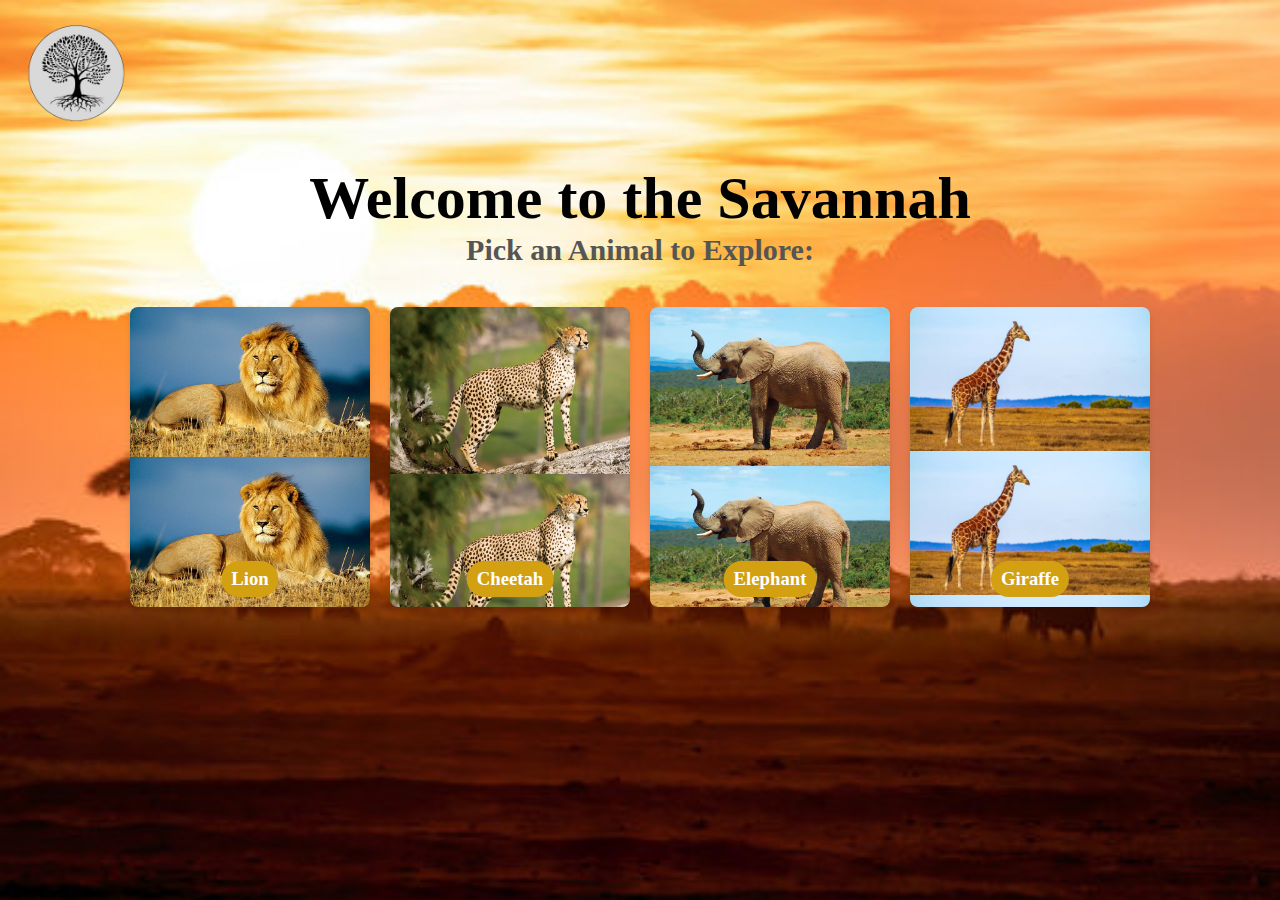
<file: index.html>
<!DOCTYPE html>
<html>
  <head>
    <title>Tahsin's Zoo</title>
    <link rel="stylesheet" type="text/css" href="css/index.css" />
  </head>
  <body>
    <div class="background">
      <img src="img/logo.png" class="logo" />

      <div class="title">
        <h1>Welcome to the Savannah</h1>
        <h2>Pick an Animal to Explore:</h2>
      </div>

      <div class="card-container">
        <a href="lion.html" class="card_link">
          <div class="card_lion">
            <h3>Lion</h3>
          </div>
        </a>

        <a href="cheetah.html" class="card_link">
          <div class="card_cheetah">
            <h3>Cheetah</h3>
          </div>
        </a>

        <a href="elephant.html" class="card_link">
          <div class="card_elephant">
            <h3>Elephant</h3>
          </div>
        </a>

        <a href="giraffe.html" class="card_link">
          <div class="card_giraffe">
            <h3>Giraffe</h3>
          </div>
        </a>
      </div>
    </div>
  </body>
</html>
</file>
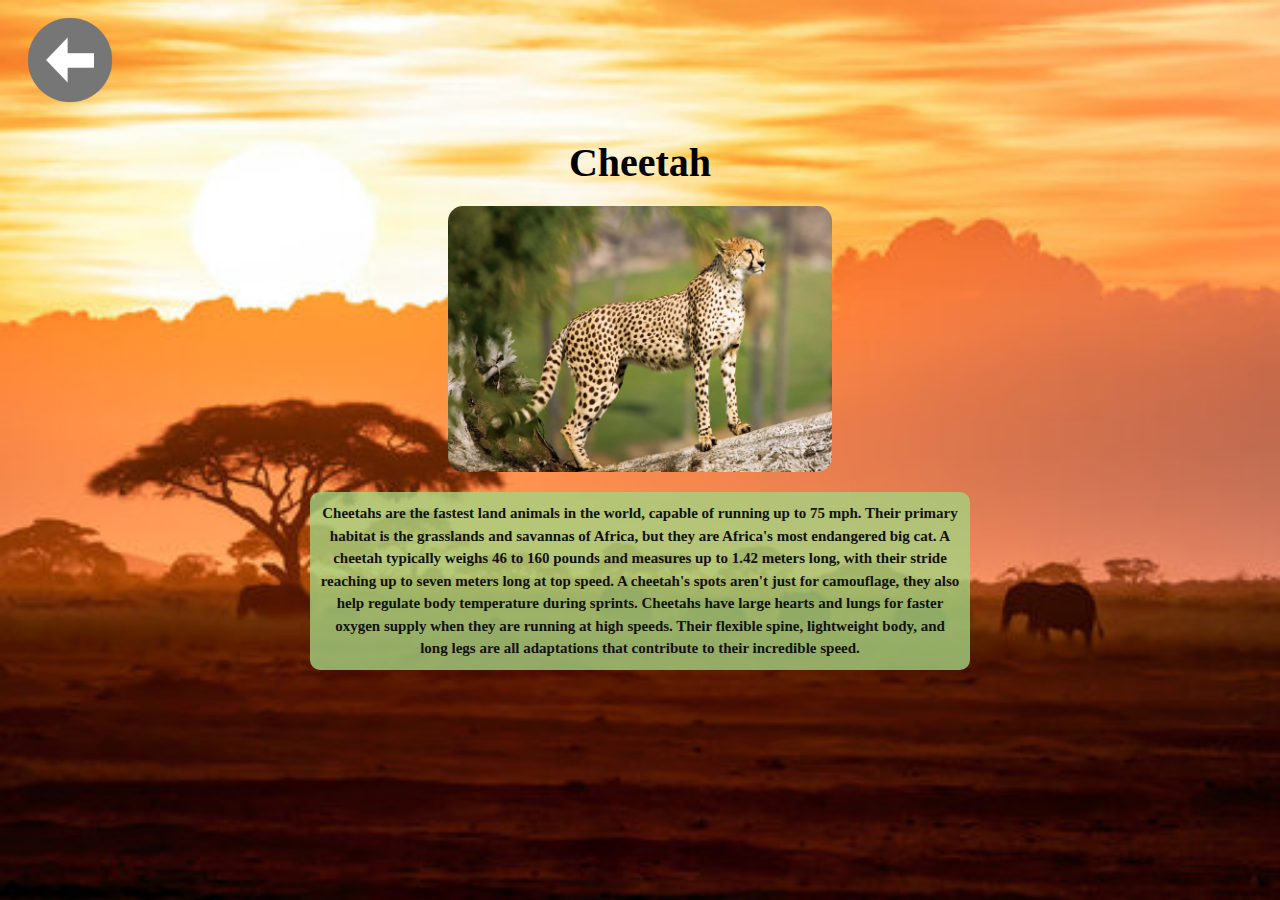
<file: cheetah.html>
<!DOCTYPE html>
<html>
  <head>
    <title>Cheetah</title>
    <link rel="stylesheet" type="text/css" href="css/cheetah.css" />
  </head>
  <body>
    <div class="background">
      <a href="index.html">
        <!-- Anchor tag wrapping the logo -->
        <img src="img/arrow.png" class="logo" />
      </a>

      <div class="container">
        <div class="title">
          <h1>Cheetah</h1>
        </div>

        <div class="image-container">
          <img src="img/cheetah.gif" class="cheetah-image" />
        </div>

        <div class="description">
          <p>
            Cheetahs are the fastest land animals in the world, capable of
            running up to 75 mph. Their primary habitat is the grasslands and
            savannas of Africa, but they are Africa's most endangered big cat. A
            cheetah typically weighs 46 to 160 pounds and measures up to 1.42
            meters long, with their stride reaching up to seven meters long at
            top speed. A cheetah's spots aren't just for camouflage, they also
            help regulate body temperature during sprints. Cheetahs have large
            hearts and lungs for faster oxygen supply when they are running at
            high speeds. Their flexible spine, lightweight body, and long legs
            are all adaptations that contribute to their incredible speed.
          </p>
        </div>
      </div>
    </div>
  </body>
</html>
</file>
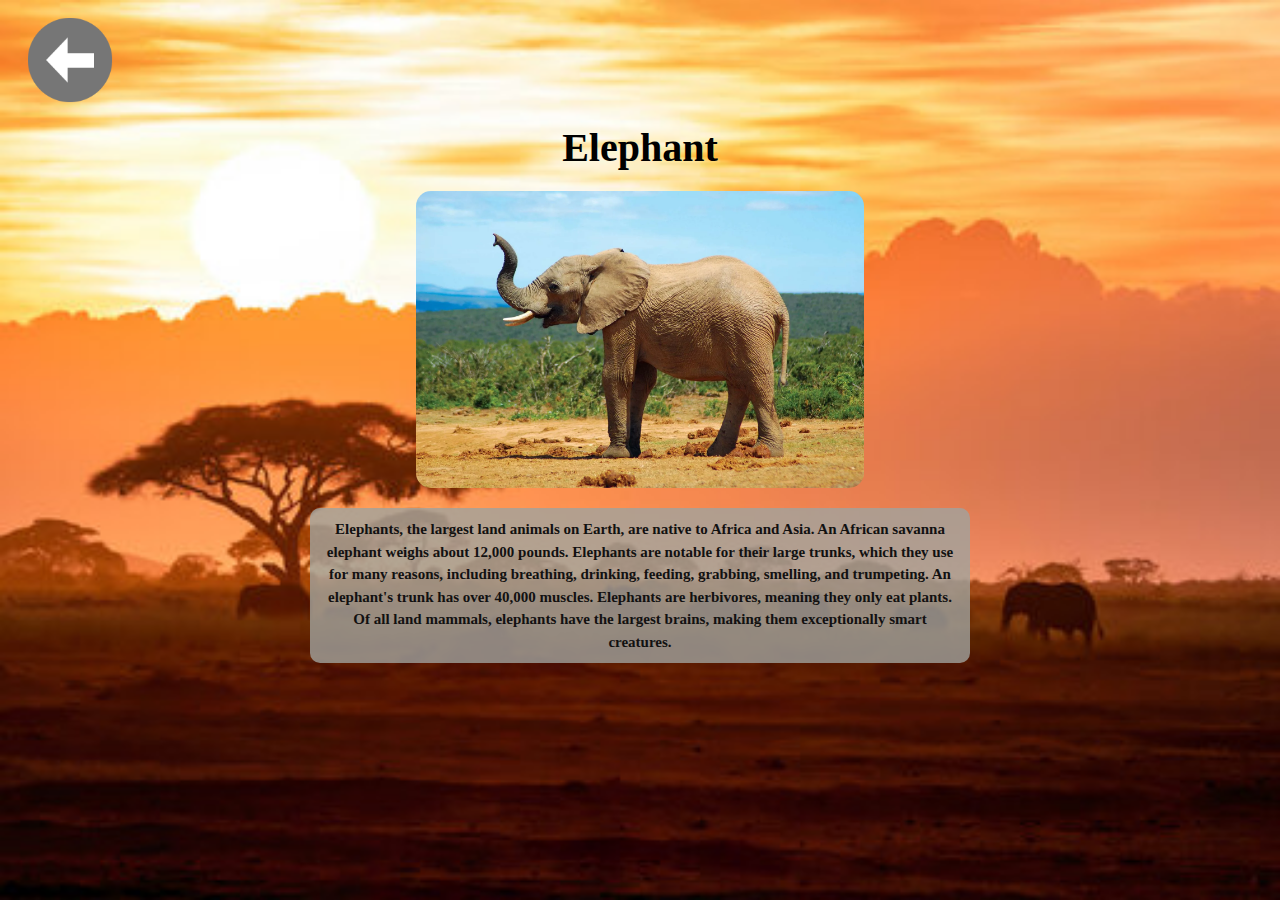
<file: elephant.html>
<!DOCTYPE html>
<html>
  <head>
    <title>Elephant</title>
    <link rel="stylesheet" type="text/css" href="css/elephant.css" />
  </head>
  <body>
    <div class="background">
      <a href="index.html">
        <!-- Anchor tag wrapping the logo -->
        <img src="img/arrow.png" class="logo" />
      </a>

      <div class="container">
        <div class="title">
          <h1>Elephant</h1>
        </div>

        <div class="image-container">
          <img src="img/elephant.gif" class="elephant-image" />
        </div>

        <div class="description">
          <p>
            Elephants, the largest land animals on Earth, are native to Africa
            and Asia. An African savanna elephant weighs about 12,000 pounds.
            Elephants are notable for their large trunks, which they use for
            many reasons, including breathing, drinking, feeding, grabbing,
            smelling, and trumpeting. An elephant's trunk has over 40,000
            muscles. Elephants are herbivores, meaning they only eat plants. Of
            all land mammals, elephants have the largest brains, making them
            exceptionally smart creatures.
          </p>
        </div>
      </div>
    </div>
  </body>
</html>
</file>
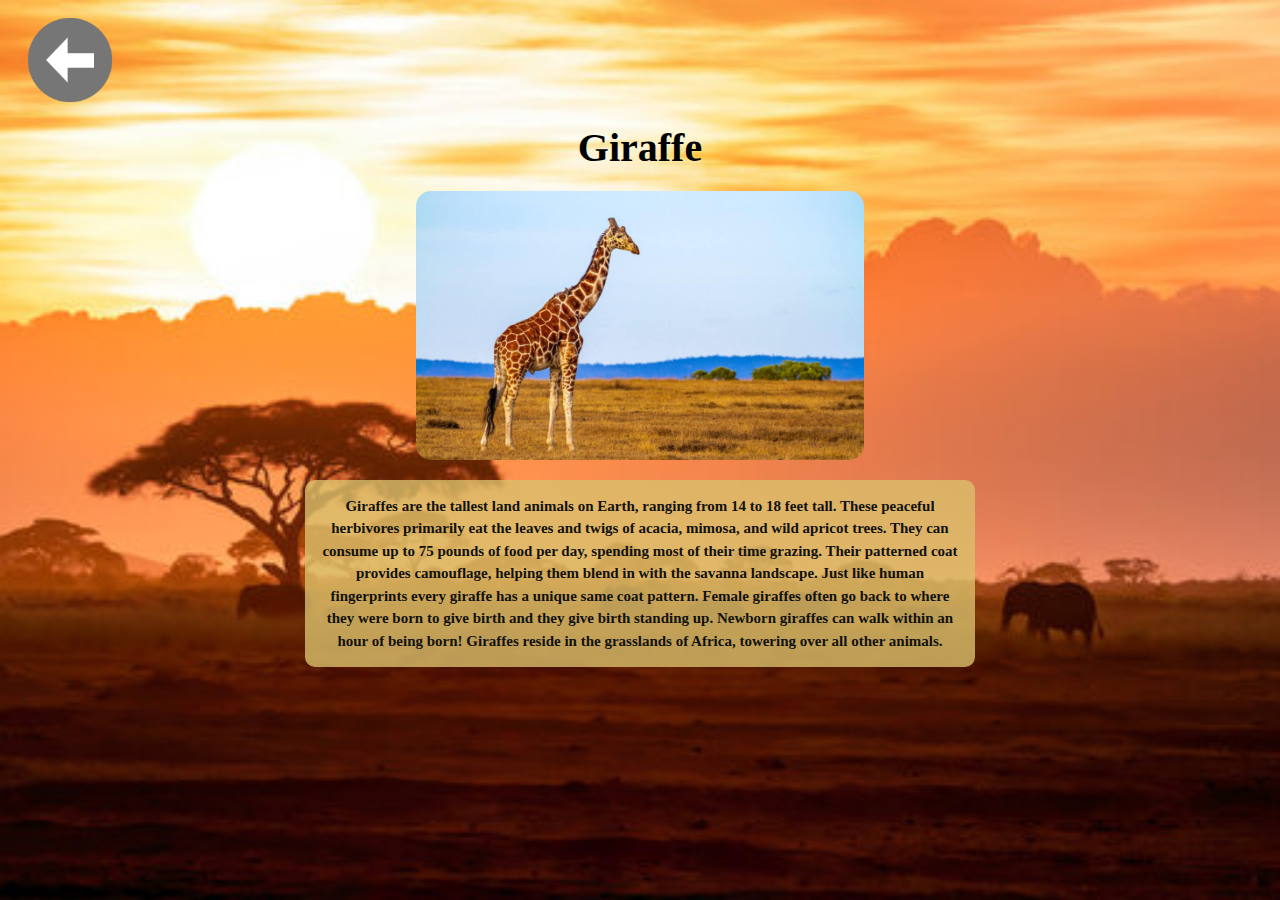
<file: giraffe.html>
<!DOCTYPE html>
<html>
  <head>
    <title>Giraffe</title>
    <link rel="stylesheet" type="text/css" href="css/giraffe.css" />
  </head>
  <body>
    <div class="background">
      <a href="index.html">
        <!-- Anchor tag wrapping the logo -->
        <img src="img/arrow.png" class="logo" />
      </a>

      <div class="container">
        <div class="title">
          <h1>Giraffe</h1>
        </div>

        <div class="image-container">
          <img src="img/giraffe.gif" class="giraffe-image" />
        </div>

        <div class="description">
          <p>
            Giraffes are the tallest land animals on Earth, ranging from 14 to
            18 feet tall. These peaceful herbivores primarily eat the leaves and
            twigs of acacia, mimosa, and wild apricot trees. They can consume up
            to 75 pounds of food per day, spending most of their time grazing.
            Their patterned coat provides camouflage, helping them blend in with
            the savanna landscape. Just like human fingerprints every giraffe
            has a unique same coat pattern. Female giraffes often go back to
            where they were born to give birth and they give birth standing up.
            Newborn giraffes can walk within an hour of being born! Giraffes
            reside in the grasslands of Africa, towering over all other animals.
          </p>
        </div>
      </div>
    </div>
  </body>
</html>
</file>
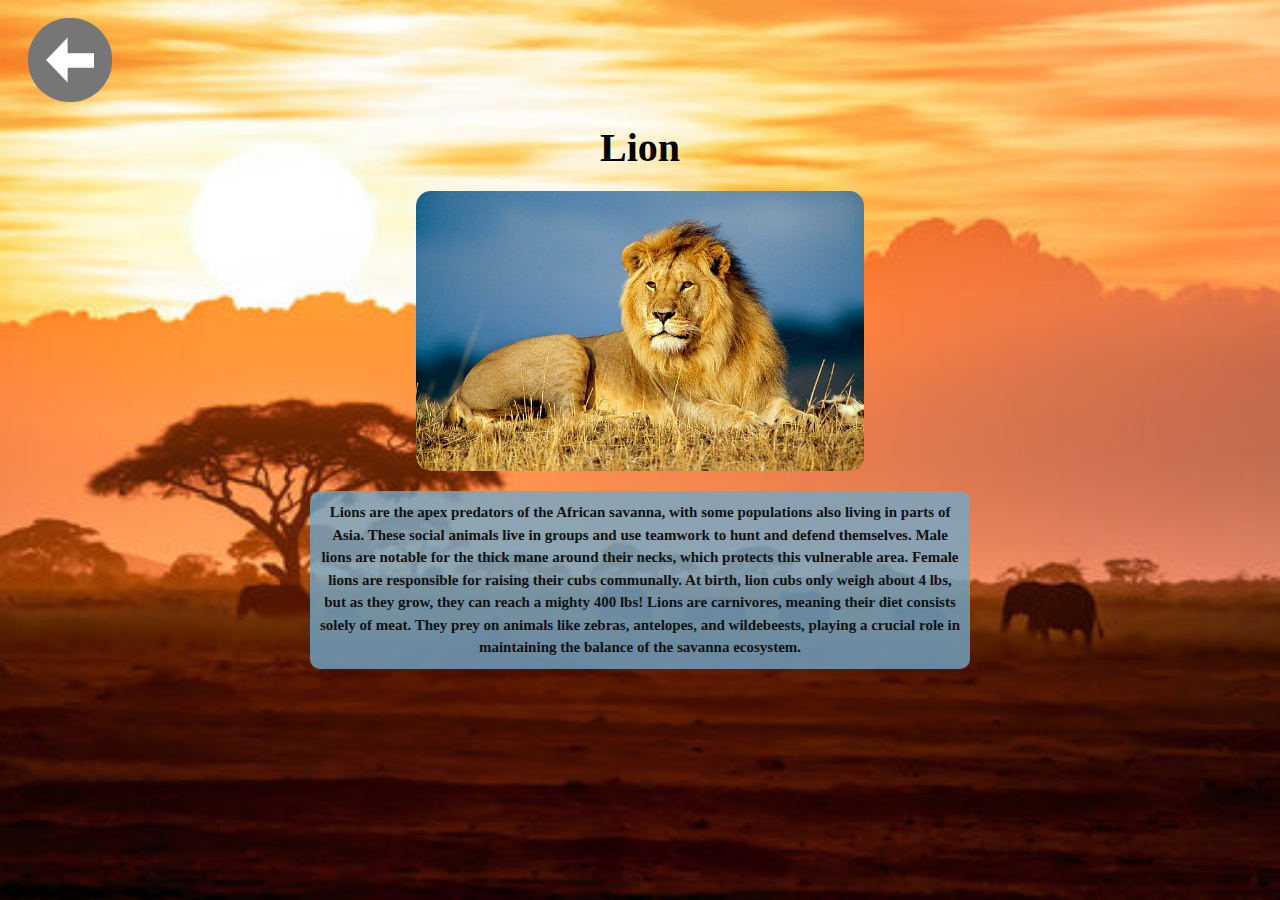
<file: lion.html>
<!DOCTYPE html>
<html>
  <head>
    <title>Lion</title>
    <link rel="stylesheet" type="text/css" href="css/lion.css" />
  </head>
  <body>
    <div class="background">
      <a href="index.html">
        <img src="img/arrow.png" class="logo" />
      </a>

      <div class="container">
        <div class="title">
          <h1>Lion</h1>
        </div>

        <div class="image-container">
          <img src="img/lion.gif" class="lion-image" />
        </div>

        <div class="description">
          <p>
            Lions are the apex predators of the African savanna, with some
            populations also living in parts of Asia. These social animals live
            in groups and use teamwork to hunt and defend themselves. Male lions
            are notable for the thick mane around their necks, which protects
            this vulnerable area. Female lions are responsible for raising their
            cubs communally. At birth, lion cubs only weigh about 4 lbs, but as
            they grow, they can reach a mighty 400 lbs! Lions are carnivores,
            meaning their diet consists solely of meat. They prey on animals
            like zebras, antelopes, and wildebeests, playing a crucial role in
            maintaining the balance of the savanna ecosystem.
          </p>
        </div>
      </div>
    </div>
  </body>
</html>
</file>
<file: css/index.css>
* {
  margin: 0;
  padding: 0;
  font-family: 'Times New Roman', Times, serif;
}

.background {
  background-image: url('../img/back.jpeg');
  background-size: cover; /* Adjusts the background image to cover the entire container */
  background-position: center; /* Centers the background image */
  width: 100%; /* Ensures the background covers the entire viewport width */
  height: 100vh; /* Sets the height to cover the entire viewport height */
}

.logo {
  width: 110px;
  height: auto;
  transition: transform 0.3s ease-in-out;
  margin-left: 25px;
  margin-top: 20px;
}

.logo:hover {
  transform: scale(1.1);
}

.title {
  text-align: center;
  margin-top: 30px;
  margin-bottom: 40px;
}

.title h1 {
  font-size: 60px;
}

.title h2 {
  font-size: 30px;
  color: #555;
}

.card-container {
  display: flex;
  justify-content: center;
  gap: 20px;
  flex-wrap: wrap;
}


.card_lion {
  flex: 1;
  width: 200px;
  height: 260px;
  display: inline-block;
  border-radius: 10px;
  background-image: url(../img/lion.gif);
  background-size: contain; /* Adjusted to make the image fit within the container */
  padding: 20px;
  border-radius: 8px;
  box-shadow: 0 4px 6px rgba(0, 0, 0, 0.1);
}

.card_cheetah {
  flex: 1;
  width: 200px;
  height: 260px;
  display: inline-block;
  border-radius: 10px;
  background-image: url(../img/cheetah.gif);
  background-size: contain; 
  padding: 20px;
  border-radius: 8px;
  box-shadow: 0 4px 6px rgba(0, 0, 0, 0.1);
}

.card_elephant {
  flex: 1;
  width: 200px;
  height: 260px;
  display: inline-block;
  border-radius: 10px;
  background-image: url(../img/elephant.gif);
  background-size: contain; 
  padding: 20px;
  border-radius: 8px;
  box-shadow: 0 4px 6px rgba(0, 0, 0, 0.1);/* Light Blue */
}

.card_giraffe {
  flex: 1;
  width: 200px;
  height: 260px;
  display: inline-block;
  border-radius: 10px;
  background-image: url(../img/giraffe.gif);
  background-size: contain; /* Adjusted to make the image fit within the container */
  padding: 20px;
  border-radius: 8px;
  box-shadow: 0 4px 6px rgba(0, 0, 0, 0.1);/
}

.card_lion:hover,
.card_cheetah:hover,
.card_elephant:hover,
.card_giraffe:hover {
  transform: scale(1.07); /* Increasing the size of the card on hover */
}



.card_lion,
.card_cheetah,
.card_elephant,
.card_giraffe {
  position: relative;
}


.card_lion h3,
.card_cheetah h3,
.card_elephant h3,
.card_giraffe h3 {
  position: absolute;
  color: white;
  background-color: #d3a012;
  padding: 7px 10px;
  bottom: 10px;
  left: 50%;
  transform: translateX(-50%);
  margin: 0;
  border-radius: 20px; 
}
</file>
<file: css/cheetah.css>
* {
    margin: 0;
    padding: 0;
    font-family: 'Times New Roman', Times, serif;
  }
  
  .background {
    background-image: url('../img/back.jpeg');
    background-size: cover;
    background-position: center;
    width: 100%;
    height: 100vh;
  }
  
  .logo {
    width: 90px;
    height: auto;
    transition: transform 0.3s ease-in-out;
    margin-left: 25px;
    margin-top: 15px;
  }
  
  .logo:hover {
    transform: scale(1.1);
  }
  
  .title {
    text-align: center;
    margin-top: 30px;
    margin-bottom: 20px;

  }
  
  .title h1 {
    font-size: 40px;
    color: #000000;
  }
  
  .description {
    max-width: 50%;
    margin: auto;
    padding: 10px;
    background-color: rgba(164, 210, 127, 0.8);
    border-radius: 10px;
  }
  
  .description p {
    font-size: 15px;
    color: #121111;
    line-height: 1.5;
    text-align: center;
    font-weight: bold;
  }
  
  .image-container {
    text-align: center;
    margin-bottom: 20px;
  }
  
  .cheetah-image {
    max-width: 30%;
    display: block;
    margin: auto;
    border-radius: 15px;
  }
</file>
<file: css/elephant.css>
* {
    margin: 0;
    padding: 0;
    font-family: 'Times New Roman', Times, serif;
  }
  
  .background {
    background-image: url('../img/back.jpeg');
    background-size: cover;
    background-position: center;
    width: 100%;
    height: 100vh;
  }
  
  .logo {
    width: 90px;
    height: auto;
    transition: transform 0.3s ease-in-out;
    margin-left: 25px;
    margin-top: 15px;
  }
  
  .logo:hover {
    transform: scale(1.1);
  }
  
  .title {
    text-align: center;
    margin-top: 15px;
    margin-bottom: 20px;
  }
  
  .title h1 {
    font-size: 40px;
    color: #000000;
  }
  
  .description {
    max-width: 50%;
    margin: auto;
    padding: 10px;
    background-color: rgba(160, 162, 157, 0.8); /* Modified background color for elephant */
    border-radius: 10px;
  }
  
  .description p {
    font-size: 15px;
    color: #121111;
    line-height: 1.5;
    text-align: center;
    font-weight: bold;
  }
  
  .image-container {
    text-align: center;
    margin-bottom: 20px;
  }
  
  .elephant-image {
    max-width: 35%;
    display: block;
    margin: auto;
    border-radius: 15px;
  }
</file>
<file: css/giraffe.css>
* {
    margin: 0;
    padding: 0;
    font-family: 'Times New Roman', Times, serif;
  }
  
  .background {
    background-image: url('../img/back.jpeg');
    background-size: cover;
    background-position: center;
    width: 100%;
    height: 100vh;
  }
  
  .logo {
    width: 90px;
    height: auto;
    transition: transform 0.3s ease-in-out;
    margin-left: 25px;
    margin-top: 15px;
  }
  
  .logo:hover {
    transform: scale(1.1);
  }
  
  .title {
    text-align: center;
    margin-top: 15px;
    margin-bottom: 20px;

  }
  
  .title h1 {
    font-size: 40px;
    color: #000000;
  }
  
  .description {
    max-width: 50%;
    margin: auto;
    padding: 15px;
    background-color: rgba(217, 191, 107, 0.8); /* Modified background color for giraffe */
    border-radius: 10px;
  }
  
  .description p {
    font-size: 15px;
    color: #121111;
    line-height: 1.5;
    text-align: center;
    font-weight: bold;
  }
  
  .image-container {
    text-align: center;
    margin-bottom: 20px;
  }
  
  .giraffe-image {
    max-width: 35%;
    display: block;
    margin: auto;
    border-radius: 15px;
  }
</file>
<file: css/lion.css>
* {
    margin: 0;
    padding: 0;
    font-family: 'Times New Roman', Times, serif;
  }
  
  .background {
    background-image: url('../img/back.jpeg');
    background-size: cover; /* Adjusts the background image to cover the entire container */
    background-position: center; /* Centers the background image */
    width: 100%; /* Ensures the background covers the entire viewport width */
    height: 100vh; /* Sets the height to cover the entire viewport height */
  }
  
  
  .logo {
    width: 90px;
    height: auto;
    transition: transform 0.3s ease-in-out;
    margin-left: 25px;
    margin-top: 15px;
  }
  
  .logo:hover {
    transform: scale(1.1);
  }
  .title {
    text-align: center;
    margin-top: 15px;
    margin-bottom: 20px;

  }
  
  .title h1 {
    font-size: 40px;
    color: #000000;
  }
  .description {
    max-width: 50%;
    margin: auto;
    padding: 10px;
    background-color: rgba(113, 167, 200, 0.8);
    border-radius: 10px;
  }

  .description p {
    font-size: 15px;
    color: #121111;
    line-height: 1.5;
    text-align: center;
    font-weight: bold;
  }

  .image-container {
    text-align: center; /* Center the image horizontally */
    margin-bottom: 20px; /* Add spacing between image and description */
  }
  
  .lion-image {
    max-width: 35%; 
    display: block; 
    margin: auto; 
    border-radius: 15px; 
  }
</file>
